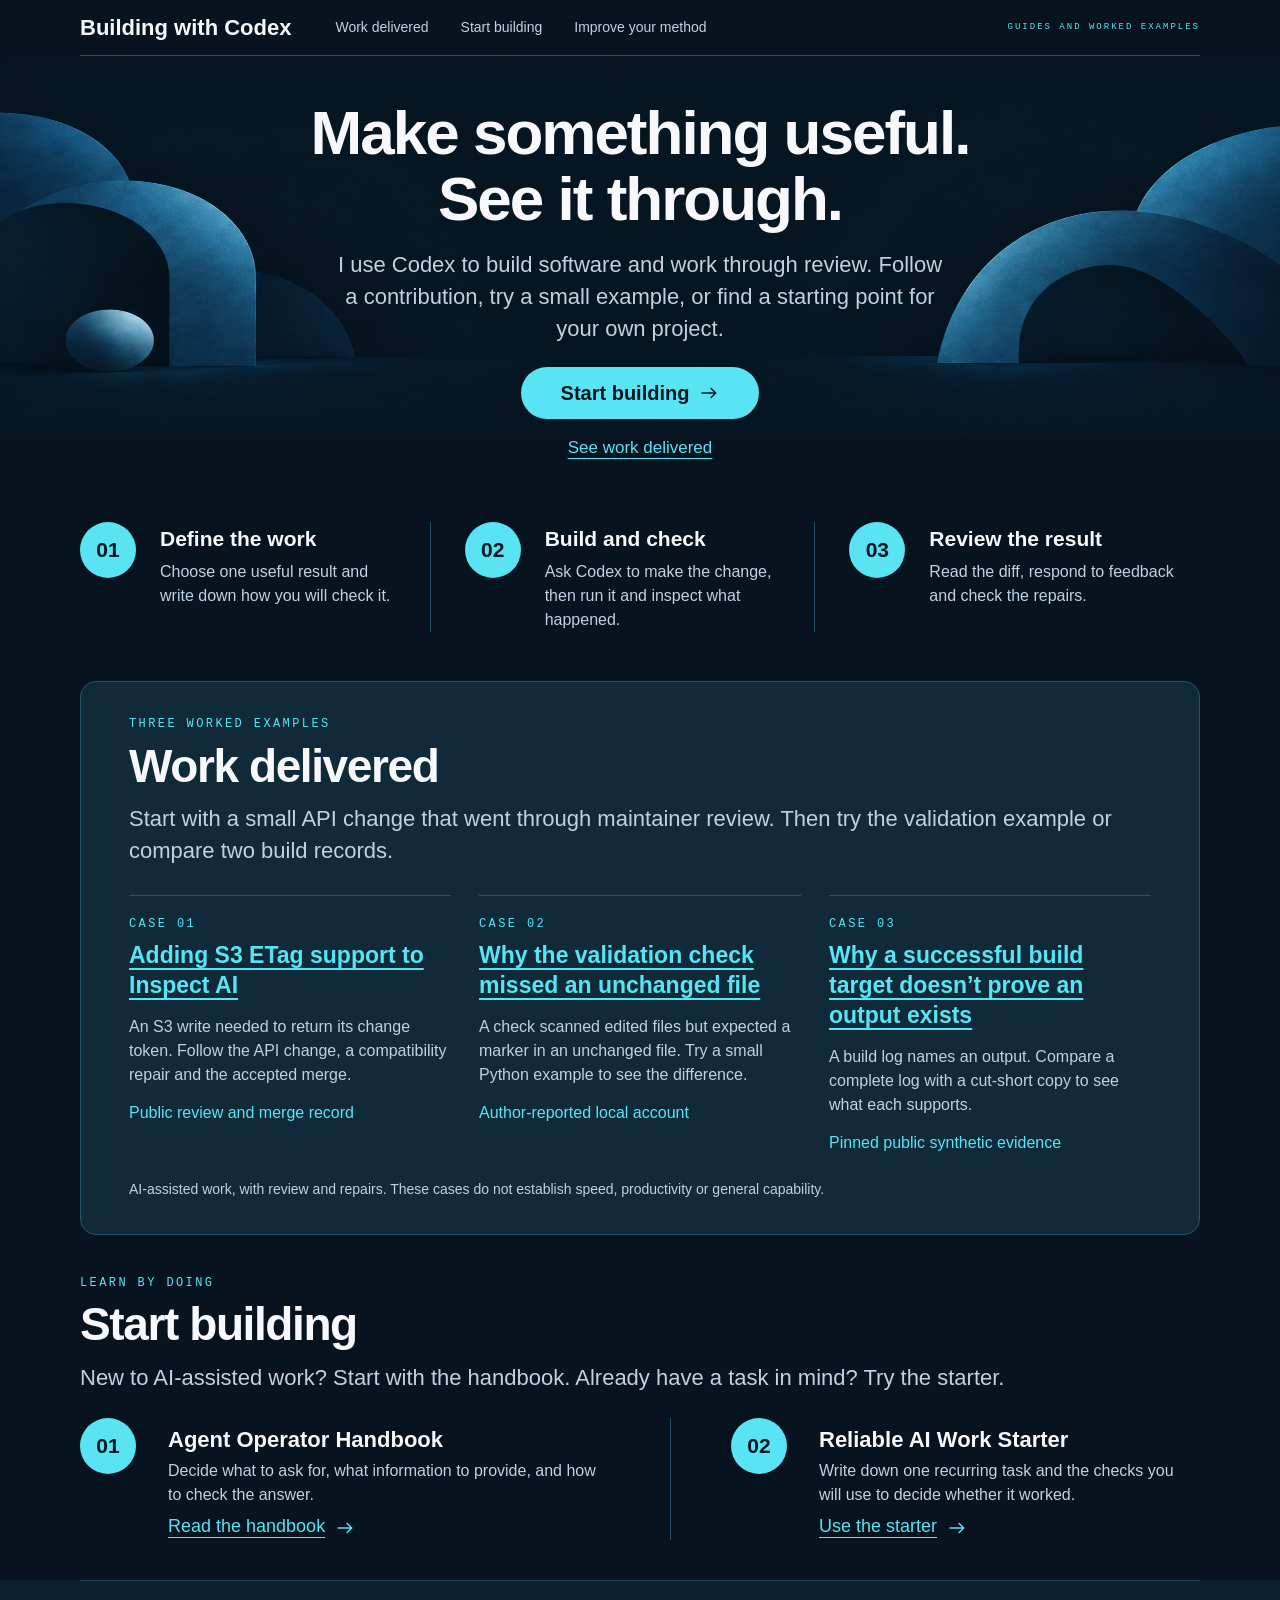
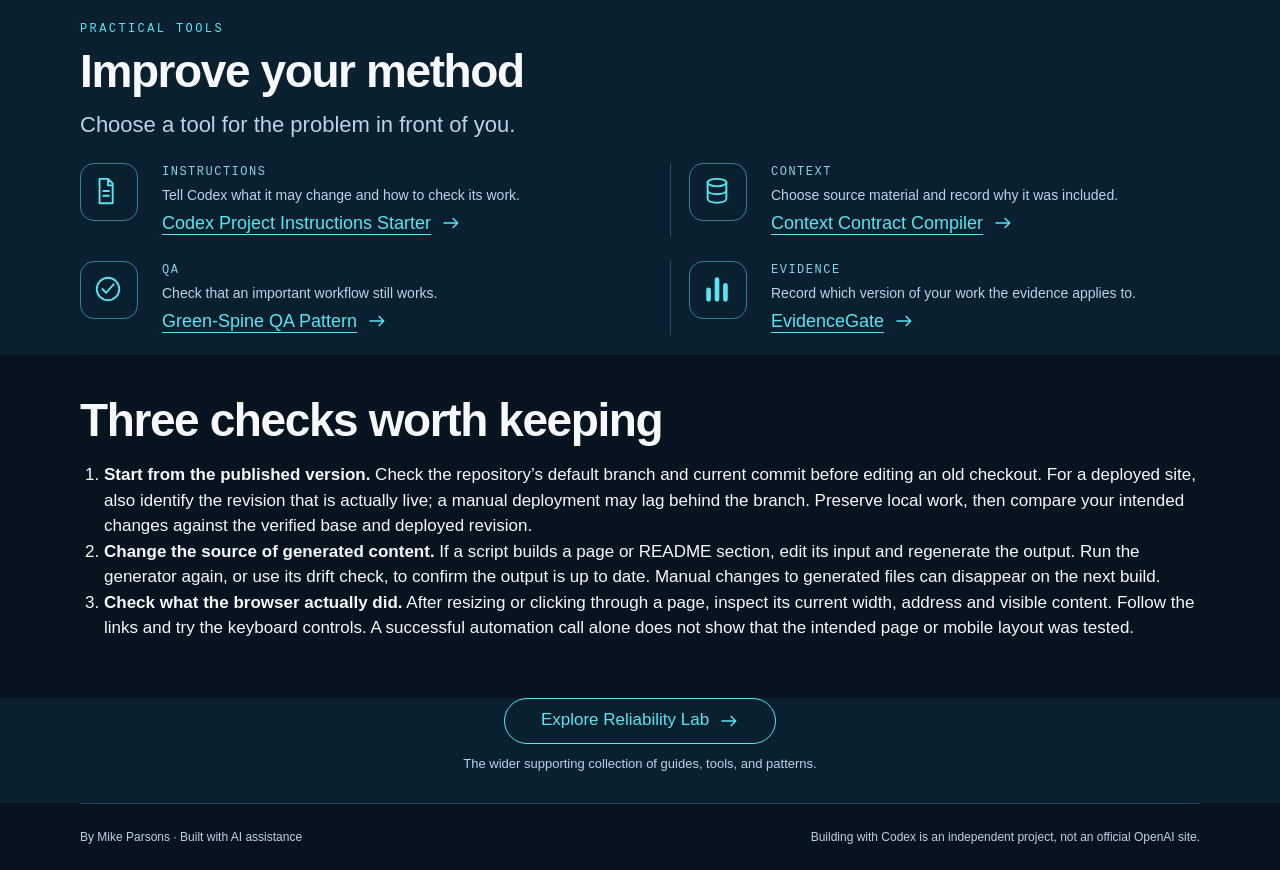
<file: site/index.html>
<!doctype html>
<html lang="en">
<head>
<meta charset="utf-8">
<meta name="viewport" content="width=device-width, initial-scale=1">
<meta name="description" content="Practical ways to complete substantial useful work with Codex, with a public record of a reviewed contribution and tools to start building.">
<title>Building with Codex</title>
<link rel="icon" href="data:,">
<link rel="stylesheet" href="styles.css">
</head>
<body>
<a class="skip" href="#main">Skip to content</a>
<header class="wrap"><a class="brand" href="#main">Building with Codex</a><nav aria-label="Main navigation"><a href="#work">Work delivered</a><a href="#start">Start building<svg class="arrow" aria-hidden="true" viewBox="0 0 24 24" fill="none" stroke="currentColor" stroke-width="1.7"><path d="M3 12h17m-6-6 6 6-6 6"/></svg></a><a href="#method">Improve your method</a></nav><span class="tagline">Guides and worked examples</span></header>
<main id="main" tabindex="-1">
<section class="hero" aria-labelledby="hero-title">
<div class="hero-copy wrap"><h1 id="hero-title">Make something useful.<br>See it through.</h1><p class="intro">I use Codex to build software and work through review. Follow a contribution, try a small example, or find a starting point for your own project.</p><div class="actions"><a class="button" href="#start">Start building<svg class="arrow" aria-hidden="true" viewBox="0 0 24 24" fill="none" stroke="currentColor" stroke-width="1.7"><path d="M3 12h17m-6-6 6 6-6 6"/></svg></a><a href="#work">See work delivered</a></div></div>
<ol class="principles wrap"><li><span aria-hidden="true">01</span><div><h3>Define the work</h3><p>Choose one useful result and write down how you will check it.</p></div></li><li><span aria-hidden="true">02</span><div><h3>Build and check</h3><p>Ask Codex to make the change, then run it and inspect what happened.</p></div></li><li><span aria-hidden="true">03</span><div><h3>Review the result</h3><p>Read the diff, respond to feedback and check the repairs.</p></div></li></ol>
</section>
<section id="work" class="work wrap" aria-labelledby="work-title"><p class="eyebrow">Three worked examples</p><h2 id="work-title">Work delivered</h2><p class="intro">Start with a small API change that went through maintainer review. Then try the validation example or compare two build records.</p><div class="case-grid"><article class="case-card"><p class="eyebrow">Case 01</p><h3><a href="cases/inspect-ai.html">Adding S3 ETag support to Inspect AI</a></h3><p>An S3 write needed to return its change token. Follow the API change, a compatibility repair and the accepted merge.</p><p class="source-label">Public review and merge record</p></article><article class="case-card"><p class="eyebrow">Case 02</p><h3><a href="cases/validation-repair.html">Why the validation check missed an unchanged file</a></h3><p>A check scanned edited files but expected a marker in an unchanged file. Try a small Python example to see the difference.</p><p class="source-label">Author-reported local account</p></article><article class="case-card"><p class="eyebrow">Case 03</p><h3><a href="cases/bazel-evidence.html">Why a successful build target doesn’t prove an output exists</a></h3><p>A build log names an output. Compare a complete log with a cut-short copy to see what each supports.</p><p class="source-label">Pinned public synthetic evidence</p></article></div><p class="overview-note">AI-assisted work, with review and repairs. These cases do not establish speed, productivity or general capability.</p></section>
<section id="start" class="wrap section" aria-labelledby="start-title"><p class="eyebrow">Learn by doing</p><h2 id="start-title">Start building</h2><p class="intro">New to AI-assisted work? Start with the handbook. Already have a task in mind? Try the starter.</p><ol class="routes"><li><span class="number" aria-hidden="true">01</span><div><h3>Agent Operator Handbook</h3><p>Decide what to ask for, what information to provide, and how to check the answer.</p><a href="https://github.com/TheDarkniteFalls/agent-operator-handbook">Read the handbook<svg class="arrow" aria-hidden="true" viewBox="0 0 24 24" fill="none" stroke="currentColor" stroke-width="1.7"><path d="M3 12h17m-6-6 6 6-6 6"/></svg></a></div></li><li><span class="number" aria-hidden="true">02</span><div><h3>Reliable AI Work Starter</h3><p>Write down one recurring task and the checks you will use to decide whether it worked.</p><a href="https://github.com/TheDarkniteFalls/reliable-ai-work-starter">Use the starter<svg class="arrow" aria-hidden="true" viewBox="0 0 24 24" fill="none" stroke="currentColor" stroke-width="1.7"><path d="M3 12h17m-6-6 6 6-6 6"/></svg></a></div></li></ol></section>
<section id="method" class="wrap section method" aria-labelledby="method-title"><div><p class="eyebrow">Practical tools</p><h2 id="method-title">Improve your method</h2><p class="intro">Choose a tool for the problem in front of you.</p></div><dl class="tools"><div><dt><svg class="tool-icon" aria-hidden="true" viewBox="0 0 32 32" fill="none" stroke="currentColor" stroke-width="2" stroke-linecap="round" stroke-linejoin="round"><path d="M7 3h9l5 5v21H7z M16 3v7h5 M11 16h6 M11 21h6"/></svg>Instructions</dt><dd><p>Tell Codex what it may change and how to check its work.</p><a href="https://github.com/TheDarkniteFalls/codex-project-instructions-starter">Codex Project Instructions Starter<svg class="arrow" aria-hidden="true" viewBox="0 0 24 24" fill="none" stroke="currentColor" stroke-width="1.7"><path d="M3 12h17m-6-6 6 6-6 6"/></svg></a></dd></div><div><dt><svg class="tool-icon" aria-hidden="true" viewBox="0 0 32 32" fill="none" stroke="currentColor" stroke-width="2" stroke-linecap="round" stroke-linejoin="round"><ellipse cx="16" cy="7" rx="10" ry="4"/><path d="M6 7v17c0 6 20 6 20 0V7 M6 15c0 6 20 6 20 0"/></svg>Context</dt><dd><p>Choose source material and record why it was included.</p><a href="https://github.com/TheDarkniteFalls/context-contract-compiler">Context Contract Compiler<svg class="arrow" aria-hidden="true" viewBox="0 0 24 24" fill="none" stroke="currentColor" stroke-width="1.7"><path d="M3 12h17m-6-6 6 6-6 6"/></svg></a></dd></div><div><dt><svg class="tool-icon" aria-hidden="true" viewBox="0 0 32 32" fill="none" stroke="currentColor" stroke-width="2" stroke-linecap="round" stroke-linejoin="round"><circle cx="16" cy="16" r="12"/><path d="m10 16 4 4 8-9"/></svg>QA</dt><dd><p>Check that an important workflow still works.</p><a href="https://github.com/TheDarkniteFalls/green-spine-qa-pattern">Green-Spine QA Pattern<svg class="arrow" aria-hidden="true" viewBox="0 0 24 24" fill="none" stroke="currentColor" stroke-width="1.7"><path d="M3 12h17m-6-6 6 6-6 6"/></svg></a></dd></div><div><dt><svg class="tool-icon" aria-hidden="true" viewBox="0 0 32 32" fill="none" stroke="currentColor" stroke-width="2" stroke-linecap="round" stroke-linejoin="round"><path d="M7 27V17 M16 27V6 M25 27V12" stroke-width="5"/></svg>Evidence</dt><dd><p>Record which version of your work the evidence applies to.</p><a href="https://github.com/TheDarkniteFalls/evidencegate">EvidenceGate<svg class="arrow" aria-hidden="true" viewBox="0 0 24 24" fill="none" stroke="currentColor" stroke-width="1.7"><path d="M3 12h17m-6-6 6 6-6 6"/></svg></a></dd></div></dl></section>
<section class="wrap section" aria-labelledby="checks-title"><h2 id="checks-title">Three checks worth keeping</h2><ol class="reading-list"><li><strong>Start from the published version.</strong> Check the repository’s default branch and current commit before editing an old checkout. For a deployed site, also identify the revision that is actually live; a manual deployment may lag behind the branch. Preserve local work, then compare your intended changes against the verified base and deployed revision.</li><li><strong>Change the source of generated content.</strong> If a script builds a page or README section, edit its input and regenerate the output. Run the generator again, or use its drift check, to confirm the output is up to date. Manual changes to generated files can disappear on the next build.</li><li><strong>Check what the browser actually did.</strong> After resizing or clicking through a page, inspect its current width, address and visible content. Follow the links and try the keyboard controls. A successful automation call alone does not show that the intended page or mobile layout was tested.</li></ol></section>
<aside class="lab wrap"><div><h2><a class="button outline" href="https://github.com/TheDarkniteFalls/local-assistant-reliability-lab">Explore Reliability Lab<svg class="arrow" aria-hidden="true" viewBox="0 0 24 24" fill="none" stroke="currentColor" stroke-width="1.7"><path d="M3 12h17m-6-6 6 6-6 6"/></svg></a></h2><p>The wider supporting collection of guides, tools, and patterns.</p></div></aside>
</main>
<footer class="wrap"><p>By Mike Parsons · Built with AI assistance</p><p>Building with Codex is an independent project, not an official OpenAI site.</p></footer>
</body></html>
</file>
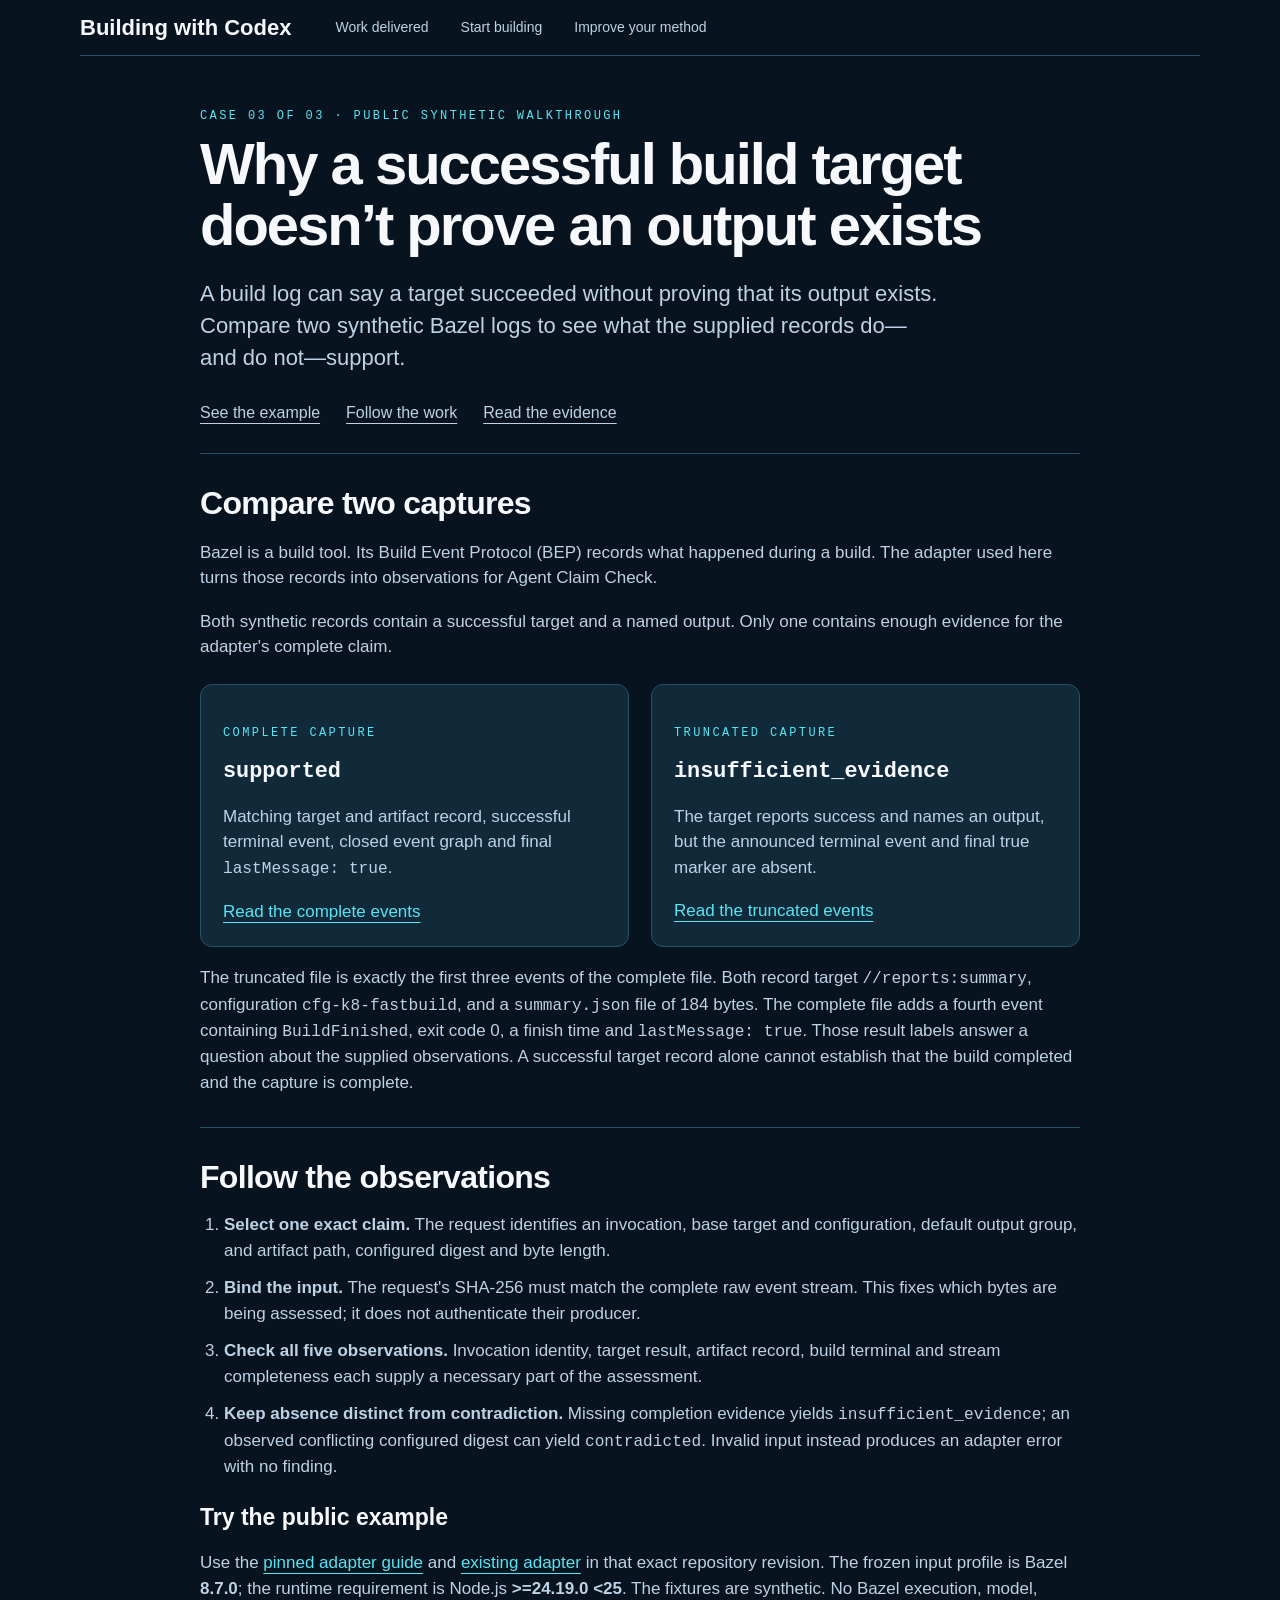
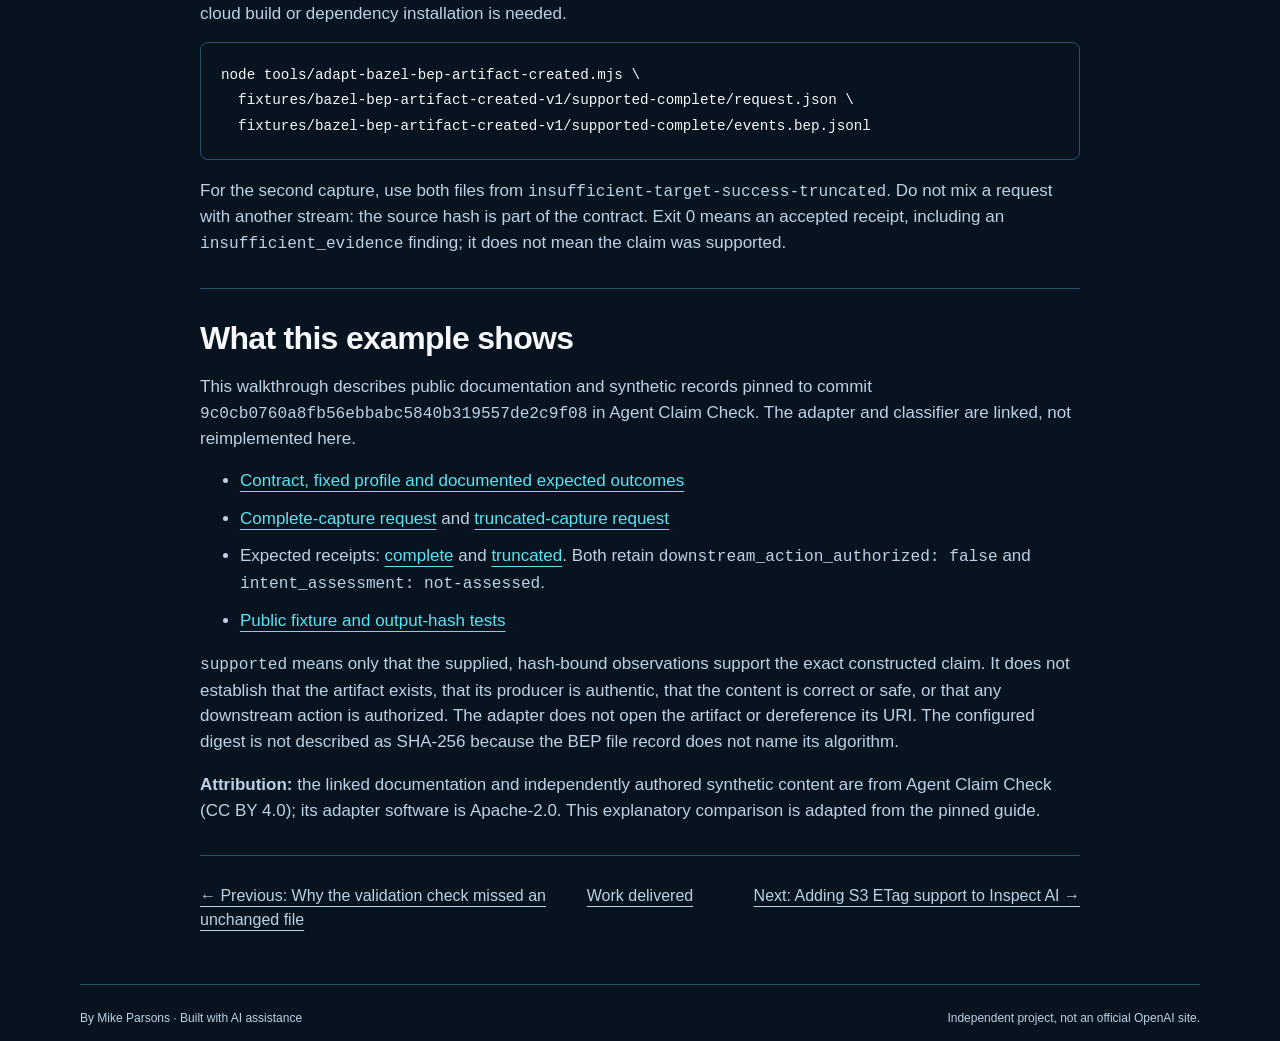
<file: site/cases/bazel-evidence.html>
<!doctype html>
<html lang="en"><head><meta charset="utf-8"><meta name="viewport" content="width=device-width, initial-scale=1"><meta name="description" content="A build log can say a target succeeded without proving that its output exists. Compare two synthetic Bazel logs to see what the supplied records do—and do not—support."><title>Why a successful build target doesn’t prove an output exists · Building with Codex</title><link rel="icon" href="data:,"><link rel="stylesheet" href="../styles.css"></head>
<body><a class="skip" href="#main">Skip to content</a><header class="wrap"><a class="brand" href="../index.html">Building with Codex</a><nav aria-label="Main navigation"><a href="../index.html#work">Work delivered</a><a href="../index.html#start">Start building</a><a href="../index.html#method">Improve your method</a></nav></header>
<main id="main" class="case-page wrap" tabindex="-1"><p class="eyebrow">Case 03 of 03 · Public synthetic walkthrough</p><h1>Why a successful build target doesn’t prove an output exists</h1><p class="intro">A build log can say a target succeeded without proving that its output exists. Compare two synthetic Bazel logs to see what the supplied records do—and do not—support.</p><nav class="case-toc" aria-label="On this page"><a href="#example">See the example</a><a href="#repair">Follow the work</a><a href="#evidence">Read the evidence</a></nav><section id="example"><h2>Compare two captures</h2><p>Bazel is a build tool. Its Build Event Protocol (BEP) records what happened during a build. The adapter used here turns those records into observations for Agent Claim Check.</p><p>Both synthetic records contain a successful target and a named output. Only one contains enough evidence for the adapter's complete claim.</p><div class="comparison"><article><p class="eyebrow">Complete capture</p><h3><code>supported</code></h3><p>Matching target and artifact record, successful terminal event, closed event graph and final <code>lastMessage: true</code>.</p><a href="https://github.com/TheDarkniteFalls/detecting-ai-deception/blob/9c0cb0760a8fb56ebbabc5840b319557de2c9f08/fixtures/bazel-bep-artifact-created-v1/supported-complete/events.bep.jsonl">Read the complete events</a></article><article><p class="eyebrow">Truncated capture</p><h3><code>insufficient_evidence</code></h3><p>The target reports success and names an output, but the announced terminal event and final true marker are absent.</p><a href="https://github.com/TheDarkniteFalls/detecting-ai-deception/blob/9c0cb0760a8fb56ebbabc5840b319557de2c9f08/fixtures/bazel-bep-artifact-created-v1/insufficient-target-success-truncated/events.bep.jsonl">Read the truncated events</a></article></div><p>The truncated file is exactly the first three events of the complete file. Both record target <code>//reports:summary</code>, configuration <code>cfg-k8-fastbuild</code>, and a <code>summary.json</code> file of 184 bytes. The complete file adds a fourth event containing <code>BuildFinished</code>, exit code 0, a finish time and <code>lastMessage: true</code>. Those result labels answer a question about the supplied observations. A successful target record alone cannot establish that the build completed and the capture is complete.</p></section>
<section id="repair"><h2>Follow the observations</h2><ol class="reading-list"><li><strong>Select one exact claim.</strong> The request identifies an invocation, base target and configuration, default output group, and artifact path, configured digest and byte length.</li><li><strong>Bind the input.</strong> The request's SHA-256 must match the complete raw event stream. This fixes which bytes are being assessed; it does not authenticate their producer.</li><li><strong>Check all five observations.</strong> Invocation identity, target result, artifact record, build terminal and stream completeness each supply a necessary part of the assessment.</li><li><strong>Keep absence distinct from contradiction.</strong> Missing completion evidence yields <code>insufficient_evidence</code>; an observed conflicting configured digest can yield <code>contradicted</code>. Invalid input instead produces an adapter error with no finding.</li></ol><h3>Try the public example</h3><p>Use the <a href="https://github.com/TheDarkniteFalls/detecting-ai-deception/blob/9c0cb0760a8fb56ebbabc5840b319557de2c9f08/docs/bazel-bep-artifact-created-adapter-v1.md">pinned adapter guide</a> and <a href="https://github.com/TheDarkniteFalls/detecting-ai-deception/blob/9c0cb0760a8fb56ebbabc5840b319557de2c9f08/tools/adapt-bazel-bep-artifact-created.mjs">existing adapter</a> in that exact repository revision. The frozen input profile is Bazel <strong>8.7.0</strong>; the runtime requirement is Node.js <strong>&gt;=24.19.0 &lt;25</strong>. The fixtures are synthetic. No Bazel execution, model, cloud build or dependency installation is needed.</p><pre><code>node tools/adapt-bazel-bep-artifact-created.mjs \
  fixtures/bazel-bep-artifact-created-v1/supported-complete/request.json \
  fixtures/bazel-bep-artifact-created-v1/supported-complete/events.bep.jsonl</code></pre><p>For the second capture, use both files from <code>insufficient-target-success-truncated</code>. Do not mix a request with another stream: the source hash is part of the contract. Exit 0 means an accepted receipt, including an <code>insufficient_evidence</code> finding; it does not mean the claim was supported.</p></section>
<section id="evidence"><h2>What this example shows</h2><p>This walkthrough describes public documentation and synthetic records pinned to commit <code>9c0cb0760a8fb56ebbabc5840b319557de2c9f08</code> in Agent Claim Check. The adapter and classifier are linked, not reimplemented here.</p><ul><li><a href="https://github.com/TheDarkniteFalls/detecting-ai-deception/blob/9c0cb0760a8fb56ebbabc5840b319557de2c9f08/docs/bazel-bep-artifact-created-adapter-v1.md">Contract, fixed profile and documented expected outcomes</a></li><li><a href="https://github.com/TheDarkniteFalls/detecting-ai-deception/blob/9c0cb0760a8fb56ebbabc5840b319557de2c9f08/fixtures/bazel-bep-artifact-created-v1/supported-complete/request.json">Complete-capture request</a> and <a href="https://github.com/TheDarkniteFalls/detecting-ai-deception/blob/9c0cb0760a8fb56ebbabc5840b319557de2c9f08/fixtures/bazel-bep-artifact-created-v1/insufficient-target-success-truncated/request.json">truncated-capture request</a></li><li>Expected receipts: <a href="https://github.com/TheDarkniteFalls/detecting-ai-deception/blob/9c0cb0760a8fb56ebbabc5840b319557de2c9f08/fixtures/bazel-bep-artifact-created-v1/supported-complete/expected.receipt.json">complete</a> and <a href="https://github.com/TheDarkniteFalls/detecting-ai-deception/blob/9c0cb0760a8fb56ebbabc5840b319557de2c9f08/fixtures/bazel-bep-artifact-created-v1/insufficient-target-success-truncated/expected.receipt.json">truncated</a>. Both retain <code>downstream_action_authorized: false</code> and <code>intent_assessment: not-assessed</code>.</li><li><a href="https://github.com/TheDarkniteFalls/detecting-ai-deception/blob/9c0cb0760a8fb56ebbabc5840b319557de2c9f08/tests/bazel-bep-artifact-created-adapter.test.mjs">Public fixture and output-hash tests</a></li></ul><p><code>supported</code> means only that the supplied, hash-bound observations support the exact constructed claim. It does not establish that the artifact exists, that its producer is authentic, that the content is correct or safe, or that any downstream action is authorized. The adapter does not open the artifact or dereference its URI. The configured digest is not described as SHA-256 because the BEP file record does not name its algorithm.</p><p><strong>Attribution:</strong> the linked documentation and independently authored synthetic content are from Agent Claim Check (CC BY 4.0); its adapter software is Apache-2.0. This explanatory comparison is adapted from the pinned guide. </p></section>
<nav class="case-pagination" aria-label="Case study navigation"><a href="validation-repair.html">← Previous: Why the validation check missed an unchanged file</a><a href="../index.html#work">Work delivered</a><a href="inspect-ai.html">Next: Adding S3 ETag support to Inspect AI →</a></nav></main><footer class="wrap"><p>By Mike Parsons · Built with AI assistance</p><p>Independent project, not an official OpenAI site.</p></footer></body></html>
</file>
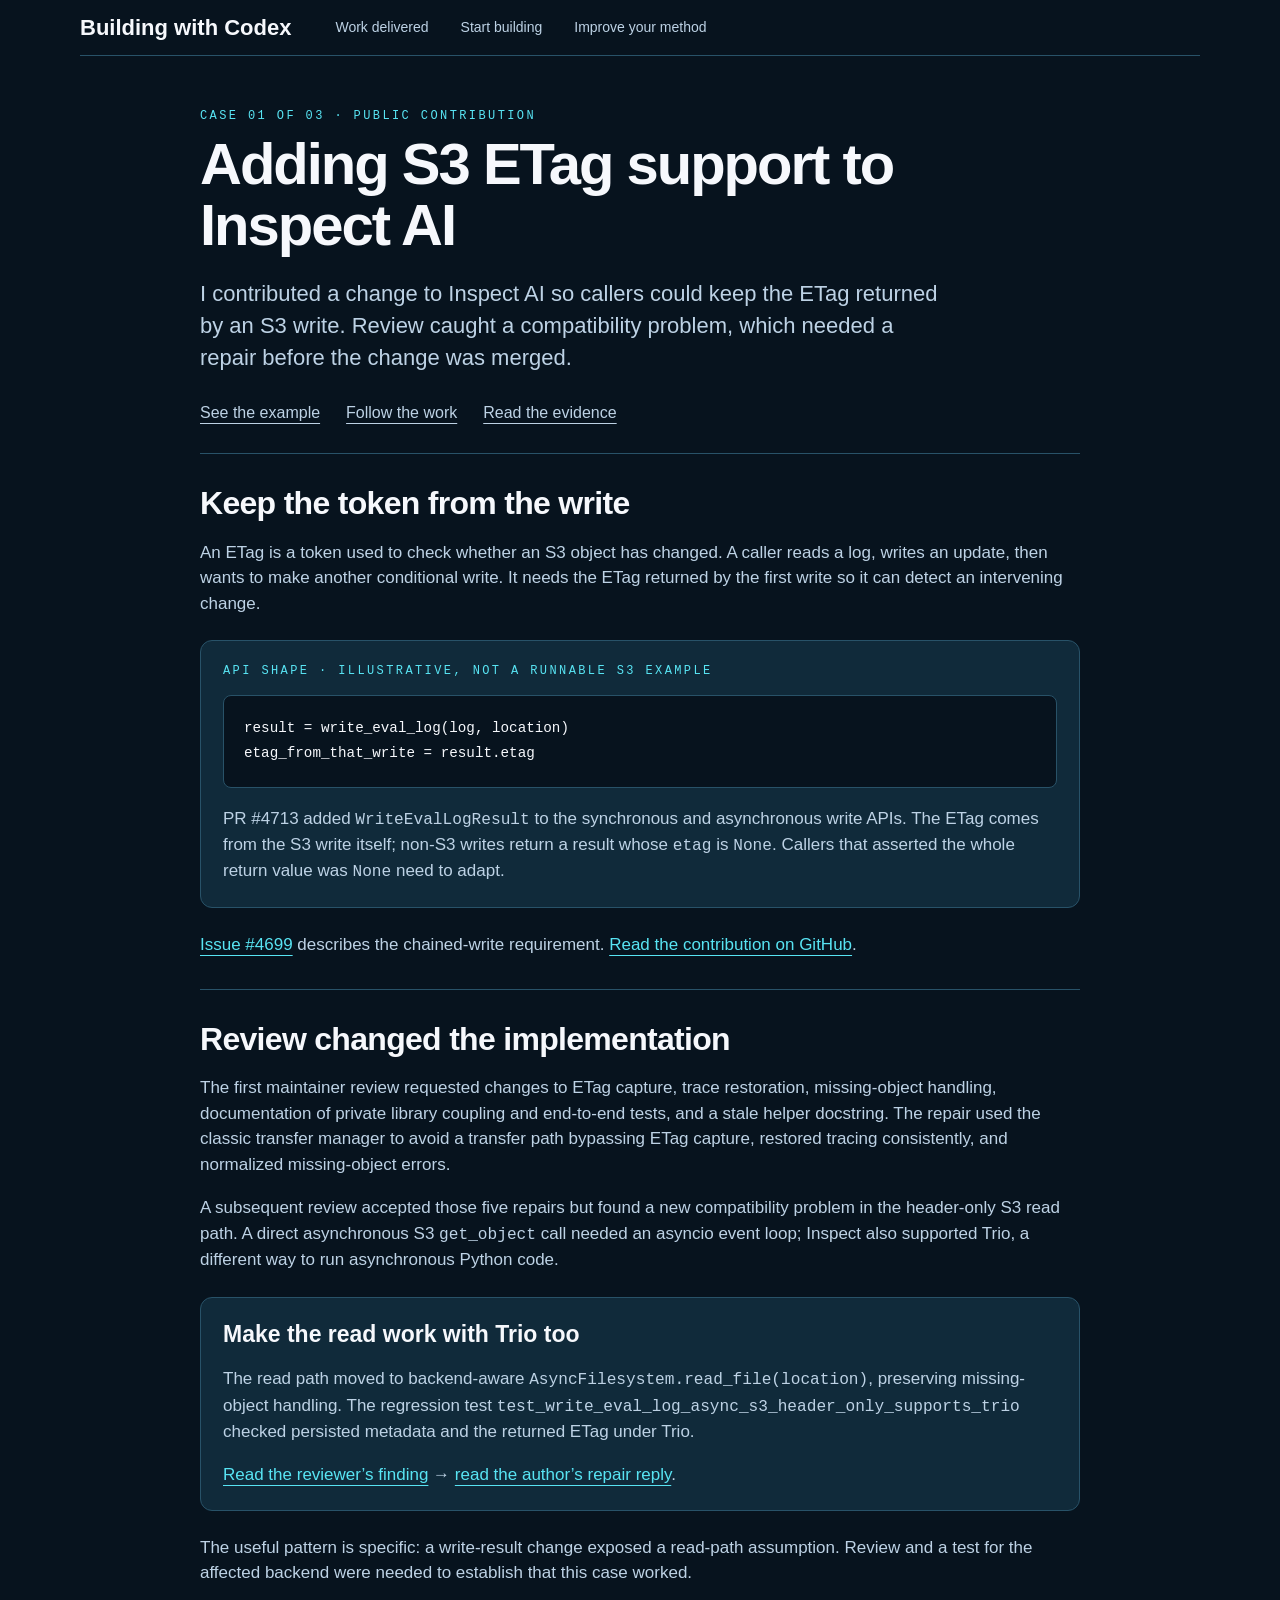
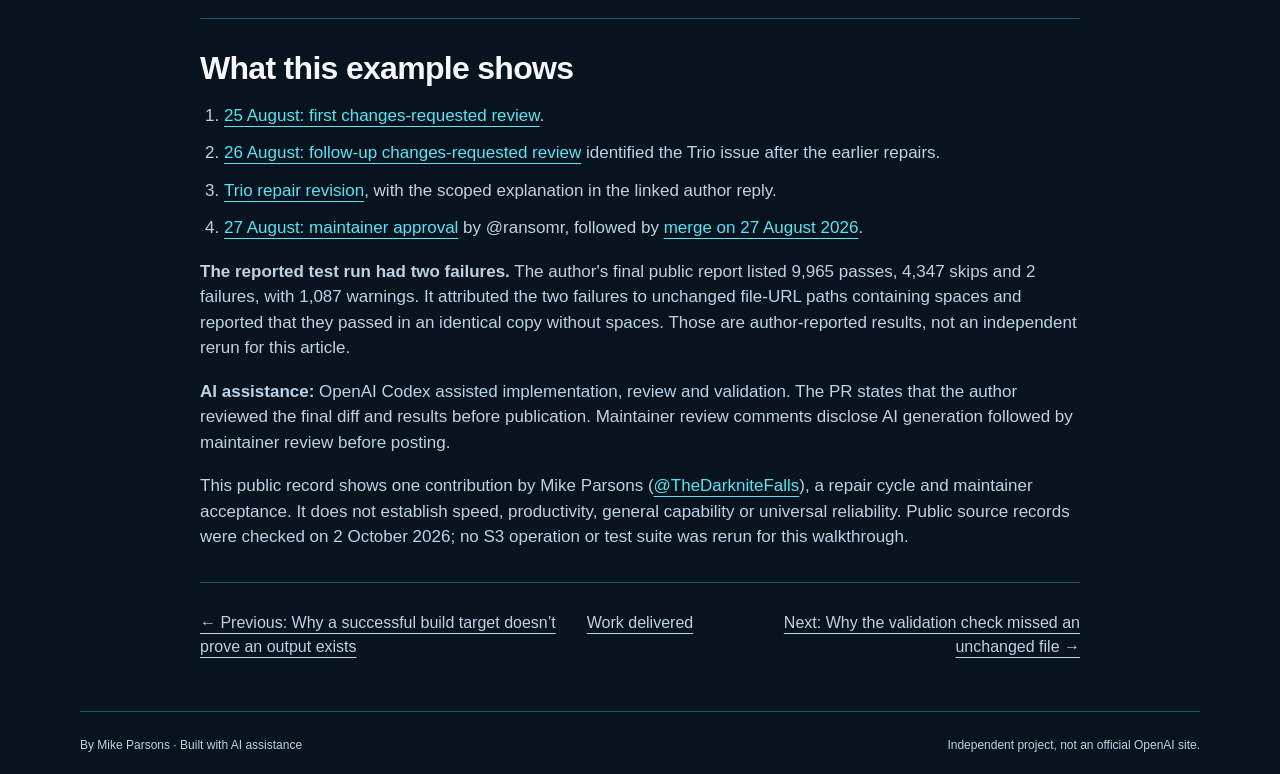
<file: site/cases/inspect-ai.html>
<!doctype html>
<html lang="en"><head><meta charset="utf-8"><meta name="viewport" content="width=device-width, initial-scale=1"><meta name="description" content="I contributed a change to Inspect AI so callers could keep the ETag returned by an S3 write. Review caught a compatibility problem, which needed a repair before the change was merged."><title>Adding S3 ETag support to Inspect AI · Building with Codex</title><link rel="icon" href="data:,"><link rel="stylesheet" href="../styles.css"></head>
<body><a class="skip" href="#main">Skip to content</a><header class="wrap"><a class="brand" href="../index.html">Building with Codex</a><nav aria-label="Main navigation"><a href="../index.html#work">Work delivered</a><a href="../index.html#start">Start building</a><a href="../index.html#method">Improve your method</a></nav></header>
<main id="main" class="case-page wrap" tabindex="-1"><p class="eyebrow">Case 01 of 03 · Public contribution</p><h1>Adding S3 ETag support to Inspect AI</h1><p class="intro">I contributed a change to Inspect AI so callers could keep the ETag returned by an S3 write. Review caught a compatibility problem, which needed a repair before the change was merged.</p><nav class="case-toc" aria-label="On this page"><a href="#example">See the example</a><a href="#repair">Follow the work</a><a href="#evidence">Read the evidence</a></nav><section id="example"><h2>Keep the token from the write</h2><p>An ETag is a token used to check whether an S3 object has changed. A caller reads a log, writes an update, then wants to make another conditional write. It needs the ETag returned by the first write so it can detect an intervening change.</p><div class="example"><p class="eyebrow">API shape · illustrative, not a runnable S3 example</p><pre><code>result = write_eval_log(log, location)
etag_from_that_write = result.etag</code></pre><p>PR #4713 added <code>WriteEvalLogResult</code> to the synchronous and asynchronous write APIs. The ETag comes from the S3 write itself; non-S3 writes return a result whose <code>etag</code> is <code>None</code>. Callers that asserted the whole return value was <code>None</code> need to adapt.</p></div><p><a href="https://github.com/UKGovernmentBEIS/inspect_ai/issues/4699">Issue #4699</a> describes the chained-write requirement. <a href="https://github.com/UKGovernmentBEIS/inspect_ai/pull/4713">Read the contribution on GitHub</a>.</p></section>
<section id="repair"><h2>Review changed the implementation</h2><p>The first maintainer review requested changes to ETag capture, trace restoration, missing-object handling, documentation of private library coupling and end-to-end tests, and a stale helper docstring. The repair used the classic transfer manager to avoid a transfer path bypassing ETag capture, restored tracing consistently, and normalized missing-object errors.</p><p>A subsequent review accepted those five repairs but found a new compatibility problem in the header-only S3 read path. A direct asynchronous S3 <code>get_object</code> call needed an asyncio event loop; Inspect also supported Trio, a different way to run asynchronous Python code.</p><div class="example"><h3>Make the read work with Trio too</h3><p>The read path moved to backend-aware <code>AsyncFilesystem.read_file(location)</code>, preserving missing-object handling. The regression test <code>test_write_eval_log_async_s3_header_only_supports_trio</code> checked persisted metadata and the returned ETag under Trio.</p><p><a href="https://github.com/UKGovernmentBEIS/inspect_ai/pull/4713#discussion_r3864442092">Read the reviewer’s finding</a> → <a href="https://github.com/UKGovernmentBEIS/inspect_ai/pull/4713#discussion_r3870225711">read the author’s repair reply</a>.</p></div><p>The useful pattern is specific: a write-result change exposed a read-path assumption. Review and a test for the affected backend were needed to establish that this case worked.</p></section>
<section id="evidence"><h2>What this example shows</h2><ol class="reading-list"><li><a href="https://github.com/UKGovernmentBEIS/inspect_ai/pull/4713#pullrequestreview-5020847220">25 August: first changes-requested review</a>.</li><li><a href="https://github.com/UKGovernmentBEIS/inspect_ai/pull/4713#pullrequestreview-5032449854">26 August: follow-up changes-requested review</a> identified the Trio issue after the earlier repairs.</li><li><a href="https://github.com/UKGovernmentBEIS/inspect_ai/commit/41d1eea0a1250882f185164006537cf470f81890">Trio repair revision</a>, with the scoped explanation in the linked author reply.</li><li><a href="https://github.com/UKGovernmentBEIS/inspect_ai/pull/4713#pullrequestreview-5043840043">27 August: maintainer approval</a> by @ransomr, followed by <a href="https://github.com/UKGovernmentBEIS/inspect_ai/commit/e789de9a2a38961ce4d8051d04f62a5bc8f66c46">merge on 27 August 2026</a>.</li></ol><p><strong>The reported test run had two failures.</strong> The author's final public report listed 9,965 passes, 4,347 skips and 2 failures, with 1,087 warnings. It attributed the two failures to unchanged file-URL paths containing spaces and reported that they passed in an identical copy without spaces. Those are author-reported results, not an independent rerun for this article.</p><p><strong>AI assistance:</strong> OpenAI Codex assisted implementation, review and validation. The PR states that the author reviewed the final diff and results before publication. Maintainer review comments disclose AI generation followed by maintainer review before posting.</p><p>This public record shows one contribution by Mike Parsons (<a href="https://github.com/TheDarkniteFalls">@TheDarkniteFalls</a>), a repair cycle and maintainer acceptance. It does not establish speed, productivity, general capability or universal reliability. Public source records were checked on 2 October 2026; no S3 operation or test suite was rerun for this walkthrough.</p></section>
<nav class="case-pagination" aria-label="Case study navigation"><a href="bazel-evidence.html">← Previous: Why a successful build target doesn’t prove an output exists</a><a href="../index.html#work">Work delivered</a><a href="validation-repair.html">Next: Why the validation check missed an unchanged file →</a></nav></main><footer class="wrap"><p>By Mike Parsons · Built with AI assistance</p><p>Independent project, not an official OpenAI site.</p></footer></body></html>
</file>
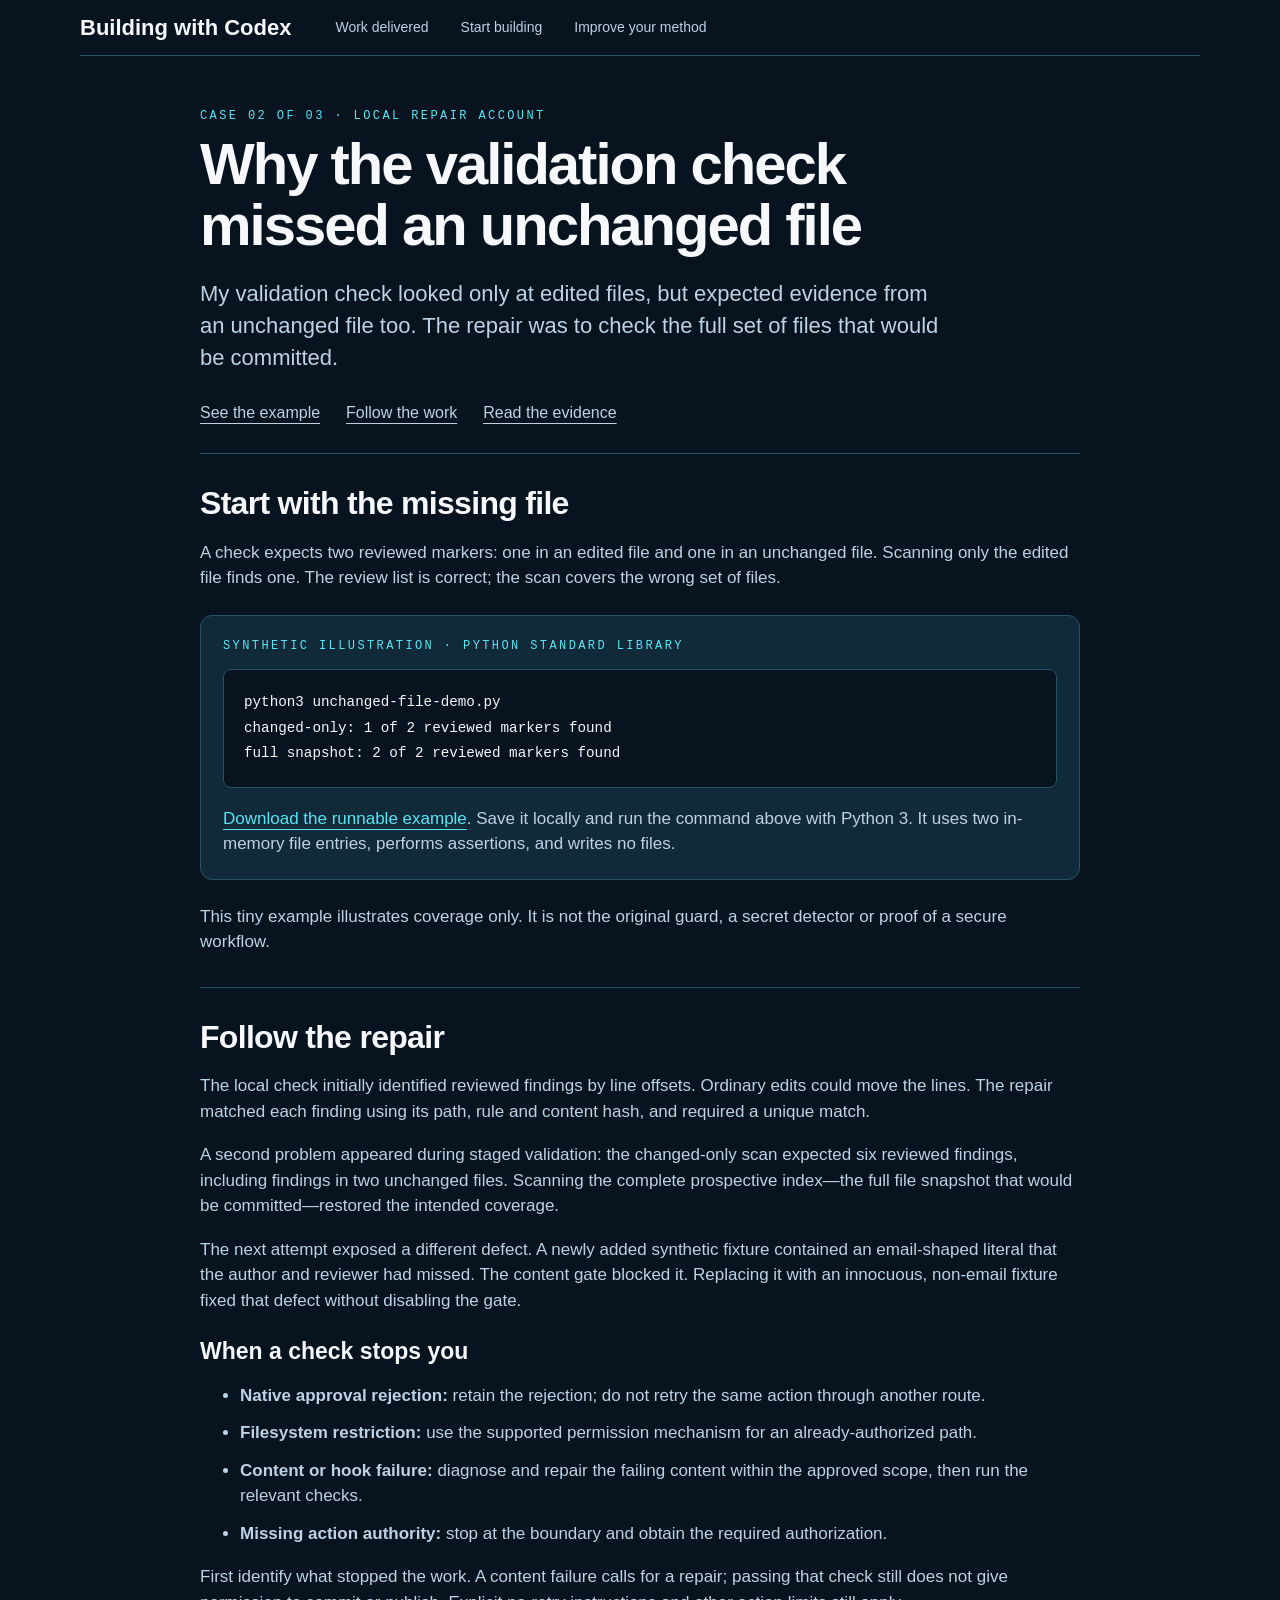
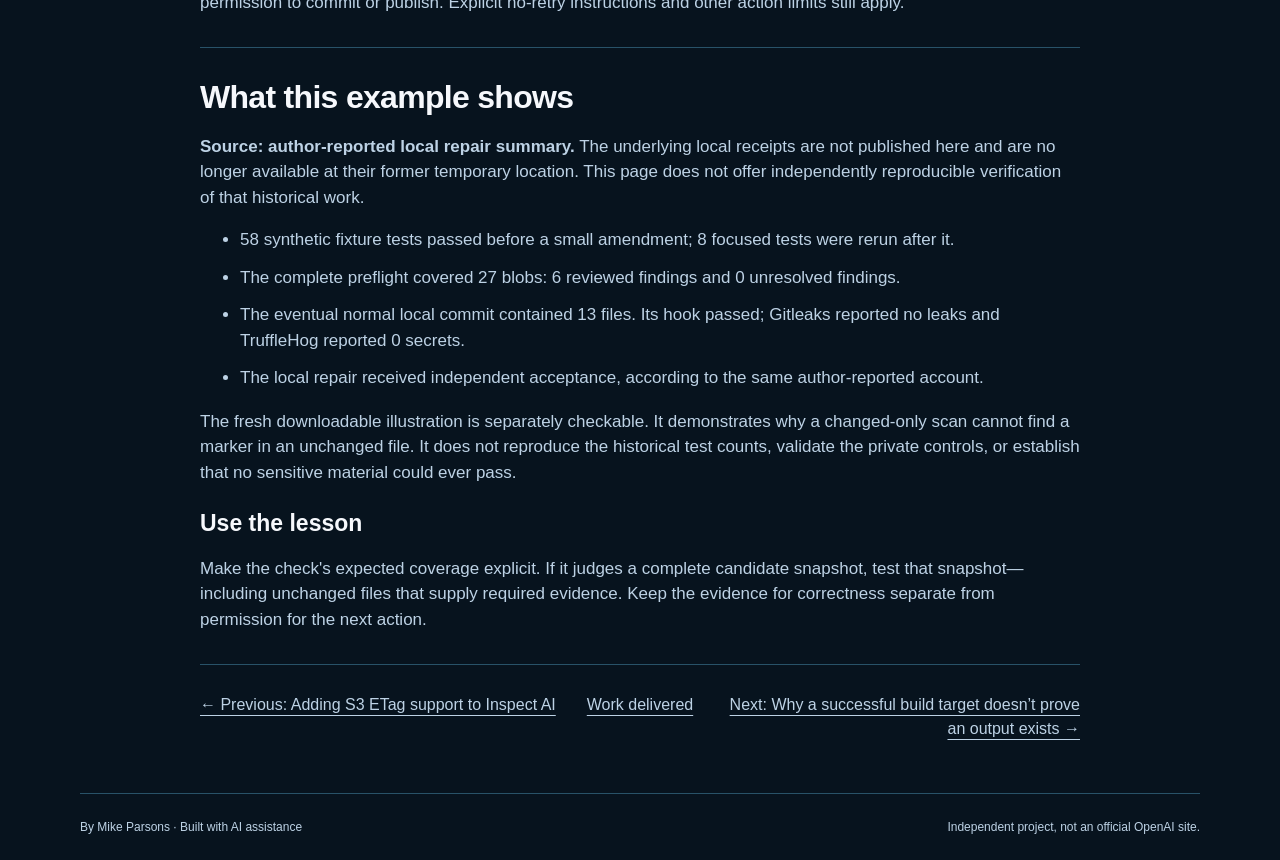
<file: site/cases/validation-repair.html>
<!doctype html>
<html lang="en"><head><meta charset="utf-8"><meta name="viewport" content="width=device-width, initial-scale=1"><meta name="description" content="My validation check looked only at edited files, but expected evidence from an unchanged file too. The repair was to check the full set of files that would be committed."><title>Why the validation check missed an unchanged file · Building with Codex</title><link rel="icon" href="data:,"><link rel="stylesheet" href="../styles.css"></head>
<body><a class="skip" href="#main">Skip to content</a><header class="wrap"><a class="brand" href="../index.html">Building with Codex</a><nav aria-label="Main navigation"><a href="../index.html#work">Work delivered</a><a href="../index.html#start">Start building</a><a href="../index.html#method">Improve your method</a></nav></header>
<main id="main" class="case-page wrap" tabindex="-1"><p class="eyebrow">Case 02 of 03 · Local repair account</p><h1>Why the validation check missed an unchanged file</h1><p class="intro">My validation check looked only at edited files, but expected evidence from an unchanged file too. The repair was to check the full set of files that would be committed.</p><nav class="case-toc" aria-label="On this page"><a href="#example">See the example</a><a href="#repair">Follow the work</a><a href="#evidence">Read the evidence</a></nav><section id="example"><h2>Start with the missing file</h2><p>A check expects two reviewed markers: one in an edited file and one in an unchanged file. Scanning only the edited file finds one. The review list is correct; the scan covers the wrong set of files.</p><div class="example"><p class="eyebrow">Synthetic illustration · Python standard library</p><pre><code>python3 unchanged-file-demo.py
changed-only: 1 of 2 reviewed markers found
full snapshot: 2 of 2 reviewed markers found</code></pre><p><a href="../examples/unchanged-file-demo.py" download>Download the runnable example</a>. Save it locally and run the command above with Python 3. It uses two in-memory file entries, performs assertions, and writes no files.</p></div><p>This tiny example illustrates coverage only. It is not the original guard, a secret detector or proof of a secure workflow.</p></section>
<section id="repair"><h2>Follow the repair</h2><p>The local check initially identified reviewed findings by line offsets. Ordinary edits could move the lines. The repair matched each finding using its path, rule and content hash, and required a unique match.</p><p>A second problem appeared during staged validation: the changed-only scan expected six reviewed findings, including findings in two unchanged files. Scanning the complete prospective index—the full file snapshot that would be committed—restored the intended coverage.</p><p>The next attempt exposed a different defect. A newly added synthetic fixture contained an email-shaped literal that the author and reviewer had missed. The content gate blocked it. Replacing it with an innocuous, non-email fixture fixed that defect without disabling the gate.</p><h3>When a check stops you</h3><ul><li><strong>Native approval rejection:</strong> retain the rejection; do not retry the same action through another route.</li><li><strong>Filesystem restriction:</strong> use the supported permission mechanism for an already-authorized path.</li><li><strong>Content or hook failure:</strong> diagnose and repair the failing content within the approved scope, then run the relevant checks.</li><li><strong>Missing action authority:</strong> stop at the boundary and obtain the required authorization.</li></ul><p>First identify what stopped the work. A content failure calls for a repair; passing that check still does not give permission to commit or publish. Explicit no-retry instructions and other action limits still apply.</p></section>
<section id="evidence"><h2>What this example shows</h2><p><strong>Source: author-reported local repair summary.</strong> The underlying local receipts are not published here and are no longer available at their former temporary location. This page does not offer independently reproducible verification of that historical work.</p><ul><li>58 synthetic fixture tests passed before a small amendment; 8 focused tests were rerun after it.</li><li>The complete preflight covered 27 blobs: 6 reviewed findings and 0 unresolved findings.</li><li>The eventual normal local commit contained 13 files. Its hook passed; Gitleaks reported no leaks and TruffleHog reported 0 secrets.</li><li>The local repair received independent acceptance, according to the same author-reported account.</li></ul><p>The fresh downloadable illustration is separately checkable. It demonstrates why a changed-only scan cannot find a marker in an unchanged file. It does not reproduce the historical test counts, validate the private controls, or establish that no sensitive material could ever pass.</p><h3>Use the lesson</h3><p>Make the check's expected coverage explicit. If it judges a complete candidate snapshot, test that snapshot—including unchanged files that supply required evidence. Keep the evidence for correctness separate from permission for the next action.</p></section>
<nav class="case-pagination" aria-label="Case study navigation"><a href="inspect-ai.html">← Previous: Adding S3 ETag support to Inspect AI</a><a href="../index.html#work">Work delivered</a><a href="bazel-evidence.html">Next: Why a successful build target doesn’t prove an output exists →</a></nav></main><footer class="wrap"><p>By Mike Parsons · Built with AI assistance</p><p>Independent project, not an official OpenAI site.</p></footer></body></html>
</file>
<file: site/styles.css>
:root{color-scheme:dark;--bg:#07131e;--surface:#102a3a;--ink:#f6f8fc;--muted:#bdd2e5;--accent:#58e4f3;--line:#285268;font-family:Arial,Helvetica,sans-serif;color:var(--ink);background:var(--bg)}
*{box-sizing:border-box}body{margin:0;font-size:17px;line-height:1.5}a{color:var(--accent);text-underline-offset:5px}a:hover{color:white}a:focus-visible,summary:focus-visible{outline:3px solid var(--accent);outline-offset:6px}p,h1,h2,h3{margin:0}p{color:var(--muted)}.wrap{width:min(1120px,calc(100% - 72px));margin-inline:auto}header{display:flex;align-items:center;gap:44px;min-height:56px;border-bottom:1px solid var(--line)}.brand{color:var(--ink);font-size:22px;font-weight:700;text-decoration:none;white-space:nowrap}nav{display:flex;gap:32px}nav a{color:var(--muted);font-size:14px;text-decoration:none}.tagline{margin-left:auto;color:var(--accent);text-transform:uppercase;font:9px/1.5 monospace;letter-spacing:2px}h1{font-size:clamp(40px,5.3vw,62px);line-height:1.06;letter-spacing:-2px;font-weight:750}h2{font-size:46px;line-height:1.1;letter-spacing:-1.4px}h3{font-size:23px;line-height:1.25}.intro{font-size:22px;line-height:1.45;margin-top:12px}.hero{background-image:url('assets/workshop.jpg');background-position:center top;background-repeat:no-repeat;background-size:100% 380px}.hero-copy{text-align:center;padding:44px 0 24px}.hero-copy .intro{max-width:620px;margin:18px auto 0}.actions{display:flex;align-items:center;flex-direction:column;gap:16px;margin-top:22px}.button{display:inline-flex;align-items:center;justify-content:center;border-radius:32px;background:var(--accent);color:#041722;padding:11px 40px;font-size:20px;font-weight:700;text-decoration:none;min-height:46px}.button:hover{background:#a0f4fc;color:#041722}.principles{list-style:none;display:grid;grid-template-columns:repeat(3,1fr);gap:34px;padding:20px 0 32px}.principles li{display:flex;align-items:flex-start;gap:24px;padding-right:24px;border-right:1px solid var(--line)}.principles li:last-child{border:0;padding-right:0}.principles span,.number{display:grid;place-items:center;flex:none;width:56px;height:56px;border-radius:50%;background:var(--accent);color:#041722;font-size:21px;font-weight:700}.principles h3{font-size:21px;margin:4px 0 8px}.principles p{font-size:16px;line-height:1.5}.work{padding:34px 48px;background:var(--surface);border:1px solid var(--line);border-radius:16px}.split{display:grid;grid-template-columns:1fr 1fr;column-gap:70px}.eyebrow{color:var(--accent);font:12px/1.4 monospace;text-transform:uppercase;letter-spacing:2.4px;margin-bottom:8px}.case-summary h3{font-size:27px;font-weight:500;color:var(--muted)}.case-summary .intro{max-width:370px;margin-block:20px;font-size:21px}.case-summary>p:not(.intro):not(.eyebrow){font-size:14px;margin-bottom:12px}.case-link{font-size:21px;font-weight:600}.timeline{list-style:none;padding:0 0 0 30px;margin:0;counter-reset:step}.timeline li{counter-increment:step;position:relative;border-left:2px solid #43b2c7;padding:0 0 26px 46px}.timeline li:last-child{border-color:transparent;padding-bottom:0}.timeline li:before{content:'';position:absolute;left:-10px;top:4px;width:18px;height:18px;background:var(--accent);border-radius:50%}.timeline h3{font-size:20px;margin-bottom:4px}.timeline h3:before{content:'0' counter(step);color:var(--accent);font-size:20px;display:inline-block;width:40px;margin-left:-12px}.timeline p{font-size:15px;padding-left:28px}.case-note{font-size:14px;max-width:390px;margin-top:20px}.evidence{grid-column:1/-1;margin-top:18px;border-top:1px solid var(--line);padding-top:14px;font-size:15px}.evidence summary{color:var(--accent);cursor:pointer;width:fit-content}.evidence .timeline{margin-top:28px}.evidence .timeline p{max-width:780px}.disclosure{border-top:1px solid var(--line);margin-top:24px;padding-top:20px}.disclosure p+p{margin-top:12px}code{font-size:.95em;overflow-wrap:anywhere}.section{padding-block:40px}.routes{list-style:none;padding:0;margin:24px 0 0;display:grid;grid-template-columns:1fr 1fr;gap:60px}.routes li{display:flex;gap:32px}.routes li+li{border-left:1px solid var(--line);padding-left:60px}.routes h3{font-size:22px;margin-top:8px}.routes p{font-size:16px;margin:6px 0}.routes a{font-size:18px}.method{border-top:1px solid var(--line);padding-bottom:20px}.tools{margin:22px 0 0;display:grid;grid-template-columns:1fr 1fr;gap:24px 60px}.tools>div{position:relative;padding-left:82px;min-height:74px}.tools>div:before{content:'';position:absolute;left:0;top:0;width:56px;height:56px;border:1px solid #368199;border-radius:14px;background-position:center;background-repeat:no-repeat;background-size:28px}.tools>div:nth-child(even){border-left:1px solid var(--line);padding-left:100px}.tools>div:nth-child(even):before{left:18px}dt{font:12px/1.5 monospace;text-transform:uppercase;letter-spacing:1.5px;color:#8bd0e5}dd{margin:4px 0 0}dd p{font-size:14px;margin-bottom:4px}dd a{font-size:18px}.lab{text-align:center;padding:0 0 30px}.lab h2{font-size:18px;letter-spacing:0}.outline{font-size:17px;font-weight:500;border:1px solid var(--accent);background:none;color:var(--accent);padding:10px 36px}.lab p{font-size:13px;margin-top:10px}footer{border-top:1px solid var(--line);padding-block:24px;display:flex;justify-content:space-between;gap:24px;font-size:12px}.skip{position:absolute;top:-100px;left:16px;background:var(--bg);padding:12px;z-index:5}.skip:focus{top:12px}main:focus{outline:none}
@media(max-width:1000px){.wrap{width:calc(100% - 48px)}header{gap:24px}.tagline{display:none}nav{margin-left:auto;gap:20px}.hero{background-size:auto 410px}.split{gap:30px}.work{padding:30px}.principles{gap:20px}.principles li{gap:14px;padding-right:16px}.principles h3{font-size:18px}.principles p{font-size:14px}.routes{gap:30px}.routes li{gap:20px}.routes li+li{padding-left:30px}.tools{gap:24px}.tools>div:nth-child(even){padding-left:82px}.tools>div:nth-child(even):before{left:8px}dd a{font-size:16px}}
@media(max-width:700px){.wrap{width:calc(100% - 36px)}header{flex-wrap:wrap;gap:12px;padding-block:18px}.brand{font-size:21px}nav{width:100%;margin:0;justify-content:space-between;gap:10px}nav a{font-size:12px}.hero{background-size:auto 340px}.hero-copy{padding-top:42px}h1{font-size:42px;letter-spacing:-1.5px}.hero-copy .intro{font-size:18px;max-width:350px}.principles{grid-template-columns:1fr;gap:20px;padding-top:18px}.principles li{border:0;padding:0;gap:20px}.principles h3{font-size:20px}.principles p{font-size:15px}.principles span,.number{width:48px;height:48px;font-size:18px}.split{grid-template-columns:1fr;gap:24px}.work{padding:26px 22px}.work h2,h2{font-size:37px}.case-summary h3{font-size:23px}.case-summary .intro{font-size:19px;margin-block:16px}.timeline{padding-left:9px}.timeline li{padding-left:30px}.case-note{margin:0}.evidence{margin:0}.intro{font-size:19px}.routes,.tools{grid-template-columns:1fr;gap:26px}.routes li+li{border:0;padding-left:0}.routes h3{font-size:21px}.tools>div:nth-child(even){border:0;padding-left:82px}.tools>div:nth-child(even):before{left:0}.section{padding-block:34px}dd a{font-size:17px}footer{display:block}footer p+p{margin-top:10px}}

.arrow{width:20px;height:20px;vertical-align:middle;margin-left:10px;flex:none}.tool-icon{position:absolute;width:30px;height:30px;left:13px;top:13px;color:var(--accent)}.tools>div:nth-child(even) .tool-icon{left:31px}@media(max-width:1000px){.tools>div:nth-child(even) .tool-icon{left:21px}}@media(max-width:700px){.tools>div:nth-child(even) .tool-icon{left:13px}}nav .arrow{display:none}
.method,.lab{background:#0a202e;box-shadow:0 0 0 100vmax #0a202e;clip-path:inset(0 -100vmax)}

dd a{display:inline-flex;align-items:center;gap:10px}dd a .arrow{margin-left:0}

/* Linked case series */
.case-grid{display:grid;grid-template-columns:repeat(3,minmax(0,1fr));gap:28px;margin-top:28px}.case-card{border-top:1px solid var(--line);padding-top:20px}.case-card h3{font-size:23px;line-height:1.3}.case-card>p:not(.eyebrow){margin-top:14px;font-size:16px}.case-card .source-label{font-size:13px;color:var(--accent)}.overview-note{margin-top:24px;font-size:14px}.case-page{max-width:880px;padding-block:52px}.case-page h1{font-size:clamp(36px,5vw,58px);max-width:820px}.case-page>.intro{max-width:740px;margin-top:22px}.case-toc{flex-wrap:wrap;gap:14px 26px;margin-block:28px}.case-toc a,.case-pagination a{font-size:16px;text-decoration:underline}.case-page section{padding-block:32px;border-top:1px solid var(--line);scroll-margin-top:20px}.case-page h2{font-size:32px;letter-spacing:-.7px}.case-page h3{margin-top:24px;font-size:23px}.case-page section p{margin-top:18px}.case-page li{color:var(--muted);margin-block:12px}.case-page pre{padding:20px;background:var(--bg);border:1px solid var(--line);border-radius:8px;overflow-x:auto;font-size:15px;line-height:1.7}.case-page pre code{overflow-wrap:normal}.example{background:var(--surface);border:1px solid var(--line);border-radius:12px;padding:22px;margin-block:24px}.example h3{margin-top:0}.example>p:first-child{margin-top:0}.comparison{display:grid;grid-template-columns:repeat(2,minmax(0,1fr));gap:22px;margin-top:24px}.comparison article{padding:22px;background:var(--surface);border:1px solid var(--line);border-radius:12px}.comparison article h3{margin-top:14px}.comparison article>a{display:inline-block;margin-top:18px}.case-pagination{border-top:1px solid var(--line);padding-top:28px;display:grid;grid-template-columns:1fr auto 1fr;gap:24px}.case-pagination>a:last-child{text-align:right}.reading-list{padding-left:24px}@media(max-width:700px){.case-grid,.comparison{grid-template-columns:1fr}.case-page{padding-block:32px}.case-page h2{font-size:29px}.case-page .case-toc{justify-content:flex-start}.case-pagination{display:flex;flex-direction:column;gap:22px}.case-pagination>a:last-child{text-align:left}.example{padding:16px}.case-page pre{padding:14px;font-size:13px}.case-page section{padding-block:26px}}
</file>
